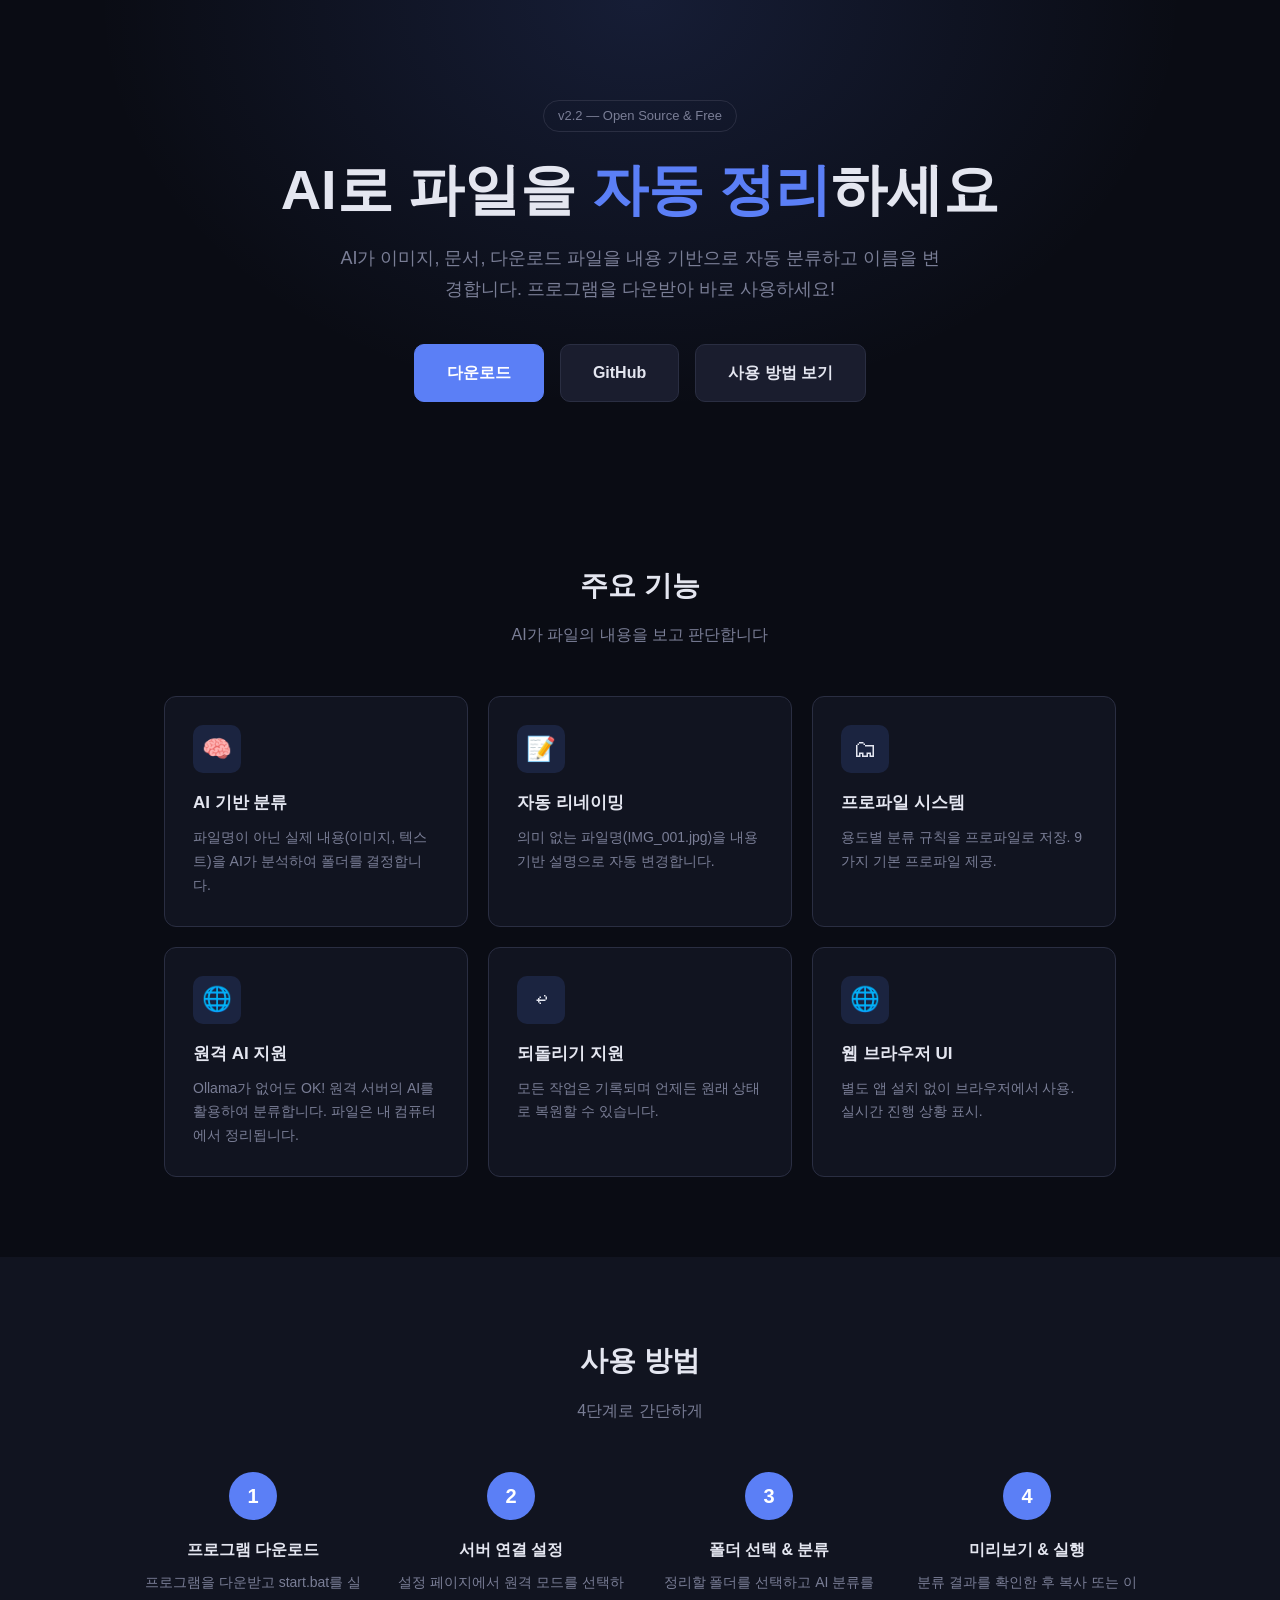
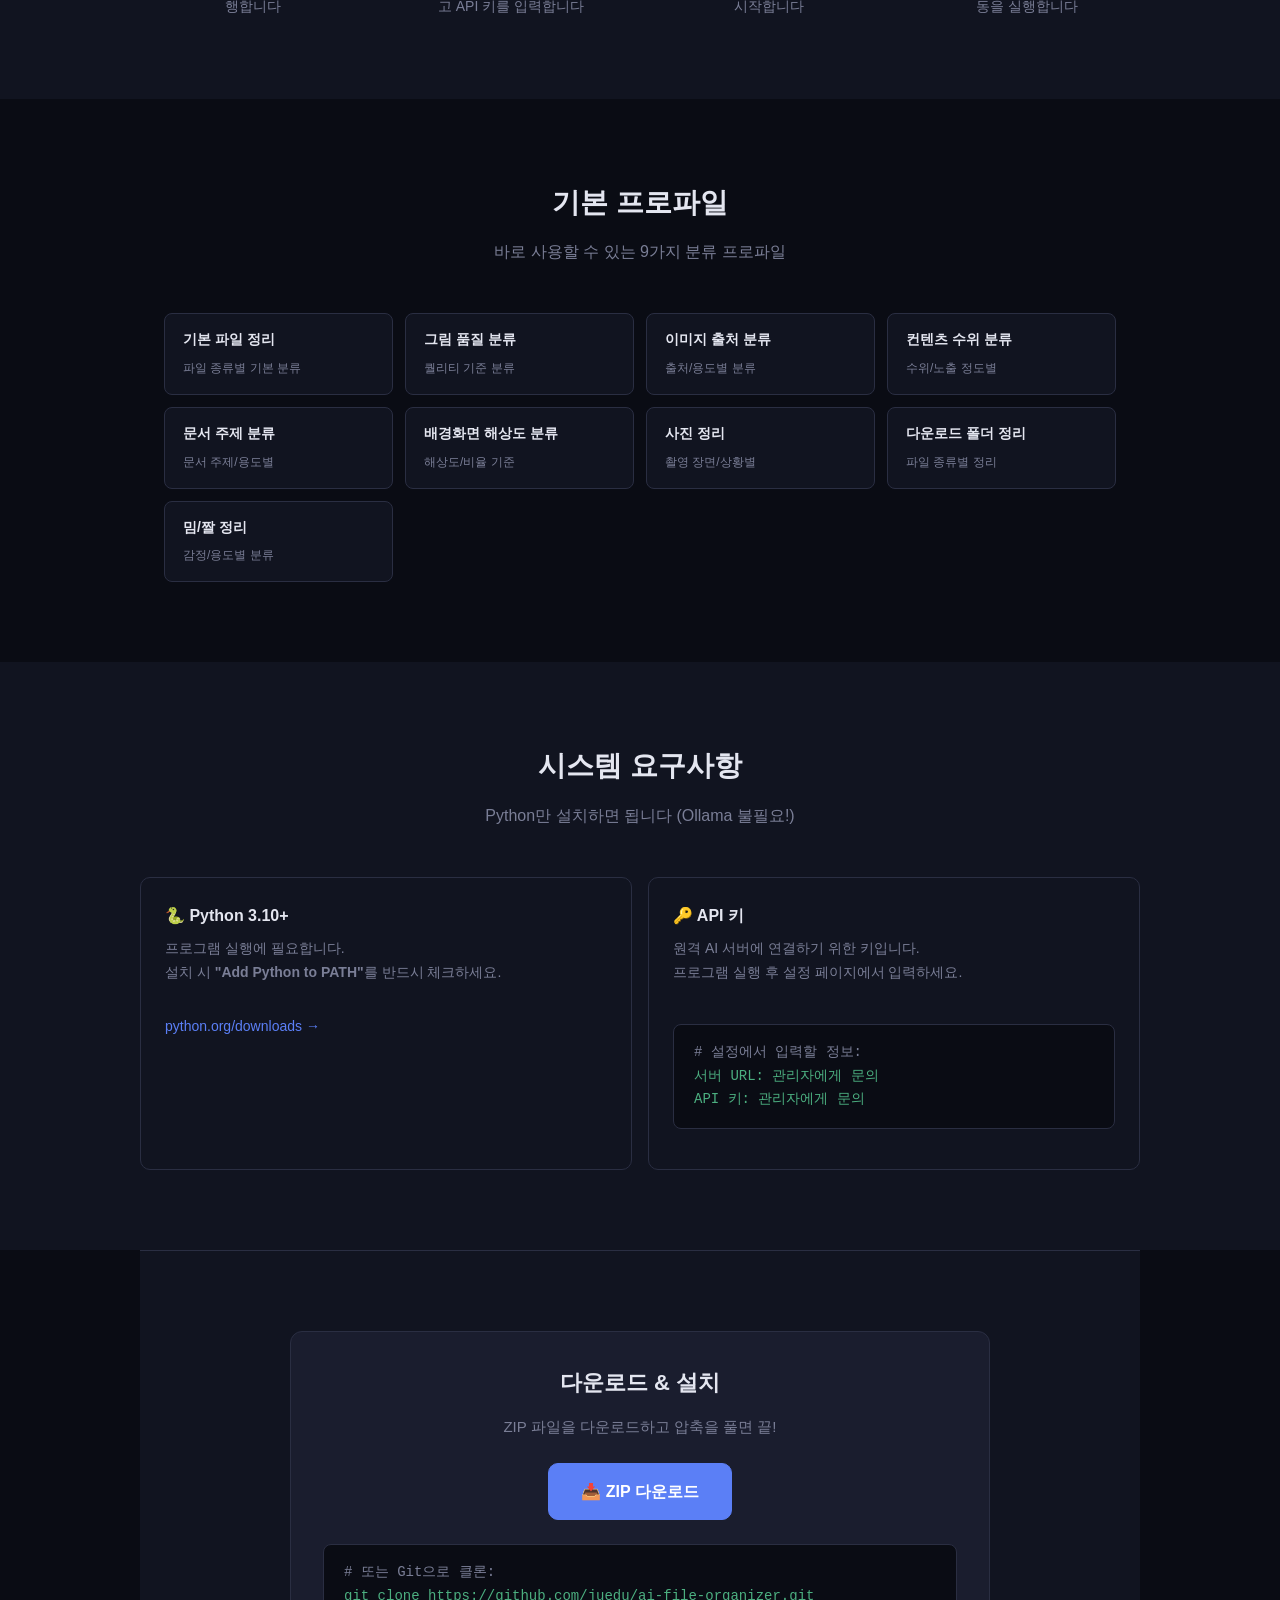
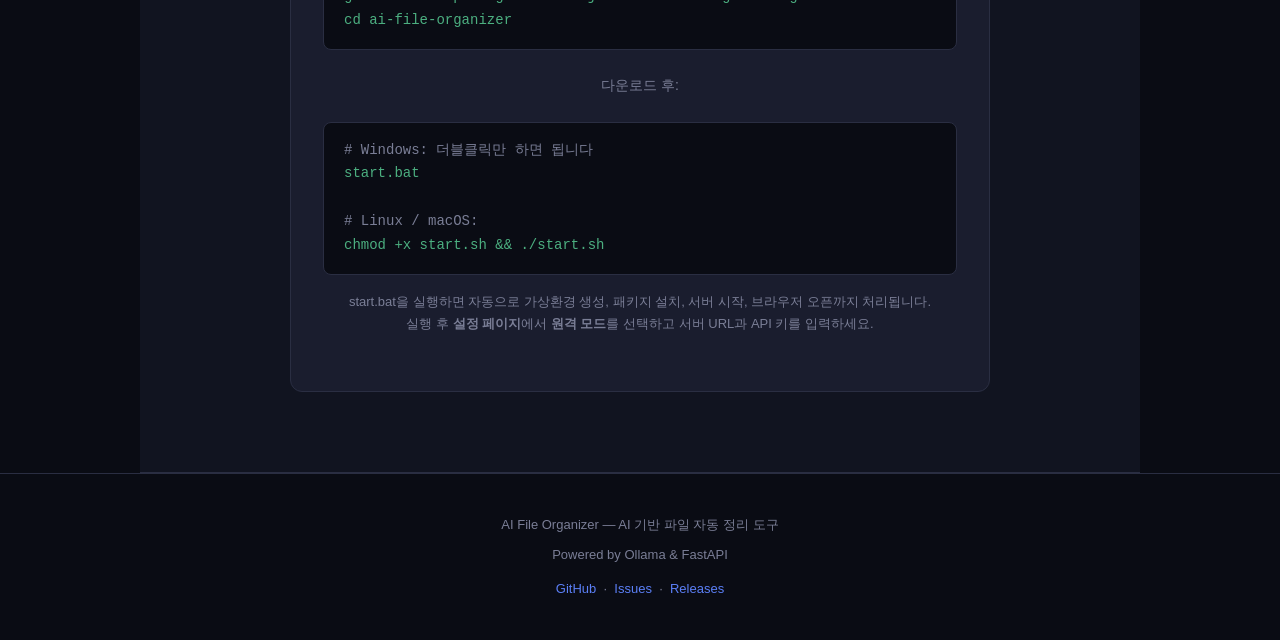
<file: site/index.html>
<!DOCTYPE html>
<html lang="ko">
<head>
    <meta charset="UTF-8">
    <meta name="viewport" content="width=device-width, initial-scale=1.0">
    <title>AI File Organizer - AI로 파일을 자동 정리하세요</title>
    <style>
        *, *::before, *::after { box-sizing: border-box; margin: 0; padding: 0; }
        :root {
            --bg: #0a0c14;
            --bg2: #111420;
            --bg3: #1a1d2e;
            --border: #2a2e42;
            --text: #e4e6f0;
            --dim: #7a7e96;
            --primary: #5b7ff6;
            --primary-glow: rgba(91, 127, 246, 0.15);
            --accent: #4caf80;
            --font: 'Segoe UI', -apple-system, BlinkMacSystemFont, sans-serif;
        }
        body { font-family: var(--font); background: var(--bg); color: var(--text); line-height: 1.7; }
        a { color: var(--primary); text-decoration: none; }
        a:hover { text-decoration: underline; }

        /* ── Hero ── */
        .hero {
            text-align: center;
            padding: 100px 24px 80px;
            background: radial-gradient(ellipse at 50% 0%, var(--primary-glow) 0%, transparent 60%);
        }
        .hero-badge {
            display: inline-block;
            padding: 4px 14px;
            border: 1px solid var(--border);
            border-radius: 20px;
            font-size: 13px;
            color: var(--dim);
            margin-bottom: 24px;
        }
        .hero h1 {
            font-size: clamp(32px, 5vw, 56px);
            font-weight: 800;
            line-height: 1.2;
            margin-bottom: 20px;
        }
        .hero h1 span { color: var(--primary); }
        .hero p {
            font-size: 18px;
            color: var(--dim);
            max-width: 600px;
            margin: 0 auto 40px;
        }
        .hero-btns {
            display: flex;
            gap: 16px;
            justify-content: center;
            flex-wrap: wrap;
        }
        .btn {
            display: inline-flex;
            align-items: center;
            gap: 8px;
            padding: 14px 32px;
            border-radius: 10px;
            font-size: 16px;
            font-weight: 600;
            cursor: pointer;
            border: 1px solid var(--border);
            transition: all 0.2s;
        }
        .btn-primary {
            background: var(--primary);
            color: #fff;
            border-color: var(--primary);
        }
        .btn-primary:hover { background: #4a6de5; text-decoration: none; }
        .btn-secondary {
            background: var(--bg3);
            color: var(--text);
        }
        .btn-secondary:hover { border-color: var(--primary); text-decoration: none; }

        /* ── Features ── */
        .section {
            max-width: 1000px;
            margin: 0 auto;
            padding: 80px 24px;
        }
        .section-title {
            text-align: center;
            font-size: 28px;
            font-weight: 700;
            margin-bottom: 12px;
        }
        .section-sub {
            text-align: center;
            color: var(--dim);
            margin-bottom: 48px;
            font-size: 16px;
        }
        .features {
            display: grid;
            grid-template-columns: repeat(auto-fit, minmax(280px, 1fr));
            gap: 20px;
        }
        .feature-card {
            background: var(--bg2);
            border: 1px solid var(--border);
            border-radius: 12px;
            padding: 28px;
            transition: border-color 0.2s;
        }
        .feature-card:hover { border-color: var(--primary); }
        .feature-icon {
            width: 48px;
            height: 48px;
            border-radius: 10px;
            background: var(--primary-glow);
            display: flex;
            align-items: center;
            justify-content: center;
            font-size: 24px;
            margin-bottom: 16px;
        }
        .feature-card h3 { font-size: 17px; margin-bottom: 8px; }
        .feature-card p { font-size: 14px; color: var(--dim); }

        /* ── How It Works ── */
        .steps {
            display: grid;
            grid-template-columns: repeat(auto-fit, minmax(200px, 1fr));
            gap: 32px;
            counter-reset: step;
        }
        .step {
            text-align: center;
            position: relative;
        }
        .step::before {
            counter-increment: step;
            content: counter(step);
            display: flex;
            width: 48px;
            height: 48px;
            border-radius: 50%;
            background: var(--primary);
            color: #fff;
            font-size: 20px;
            font-weight: 700;
            align-items: center;
            justify-content: center;
            margin: 0 auto 16px;
        }
        .step h3 { font-size: 16px; margin-bottom: 8px; }
        .step p { font-size: 14px; color: var(--dim); }

        /* ── Requirements ── */
        .req-grid {
            display: grid;
            grid-template-columns: repeat(auto-fit, minmax(260px, 1fr));
            gap: 16px;
        }
        .req-card {
            background: var(--bg2);
            border: 1px solid var(--border);
            border-radius: 10px;
            padding: 24px;
        }
        .req-card h3 {
            font-size: 16px;
            margin-bottom: 8px;
            display: flex;
            align-items: center;
            gap: 8px;
        }
        .req-card p { font-size: 14px; color: var(--dim); }
        .req-card a { font-size: 14px; }

        /* ── Download Section ── */
        .download-section {
            background: var(--bg2);
            border-top: 1px solid var(--border);
            border-bottom: 1px solid var(--border);
        }
        .download-box {
            background: var(--bg3);
            border: 1px solid var(--border);
            border-radius: 12px;
            padding: 32px;
            text-align: center;
            max-width: 700px;
            margin: 0 auto;
        }
        .download-box h3 {
            font-size: 22px;
            margin-bottom: 12px;
        }
        .download-box p {
            color: var(--dim);
            margin-bottom: 24px;
            font-size: 15px;
        }
        .code-block {
            background: var(--bg);
            border: 1px solid var(--border);
            border-radius: 8px;
            padding: 16px 20px;
            font-family: 'Consolas', 'Monaco', monospace;
            font-size: 14px;
            text-align: left;
            overflow-x: auto;
            margin: 16px 0;
            color: var(--accent);
        }
        .code-block .comment { color: var(--dim); }

        /* ── Profiles ── */
        .profile-list {
            display: grid;
            grid-template-columns: repeat(auto-fill, minmax(200px, 1fr));
            gap: 12px;
        }
        .profile-tag {
            background: var(--bg2);
            border: 1px solid var(--border);
            border-radius: 8px;
            padding: 14px 18px;
            font-size: 14px;
        }
        .profile-tag strong { display: block; margin-bottom: 4px; }
        .profile-tag span { font-size: 12px; color: var(--dim); }

        /* ── Footer ── */
        .footer {
            text-align: center;
            padding: 40px 24px;
            color: var(--dim);
            font-size: 13px;
            border-top: 1px solid var(--border);
        }

        /* ── Responsive ── */
        @media (max-width: 640px) {
            .hero { padding: 60px 16px 50px; }
            .section { padding: 50px 16px; }
            .hero-btns { flex-direction: column; align-items: center; }
        }
    </style>
</head>
<body>

    <!-- Hero -->
    <section class="hero">
        <div class="hero-badge">v2.2 &mdash; Open Source &amp; Free</div>
        <h1>AI로 파일을 <span>자동 정리</span>하세요</h1>
        <p>
            AI가 이미지, 문서, 다운로드 파일을
            내용 기반으로 자동 분류하고 이름을 변경합니다.
            프로그램을 다운받아 바로 사용하세요!
        </p>
        <div class="hero-btns">
            <a href="#download" class="btn btn-primary">다운로드</a>
            <a href="https://github.com/juedu/ai-file-organizer" target="_blank" class="btn btn-secondary">GitHub</a>
            <a href="#how" class="btn btn-secondary">사용 방법 보기</a>
        </div>
    </section>

    <!-- Features -->
    <section class="section">
        <h2 class="section-title">주요 기능</h2>
        <p class="section-sub">AI가 파일의 내용을 보고 판단합니다</p>
        <div class="features">
            <div class="feature-card">
                <div class="feature-icon">&#x1F9E0;</div>
                <h3>AI 기반 분류</h3>
                <p>파일명이 아닌 실제 내용(이미지, 텍스트)을 AI가 분석하여 폴더를 결정합니다.</p>
            </div>
            <div class="feature-card">
                <div class="feature-icon">&#x1F4DD;</div>
                <h3>자동 리네이밍</h3>
                <p>의미 없는 파일명(IMG_001.jpg)을 내용 기반 설명으로 자동 변경합니다.</p>
            </div>
            <div class="feature-card">
                <div class="feature-icon">&#x1F5C2;</div>
                <h3>프로파일 시스템</h3>
                <p>용도별 분류 규칙을 프로파일로 저장. 9가지 기본 프로파일 제공.</p>
            </div>
            <div class="feature-card">
                <div class="feature-icon">&#x1F310;</div>
                <h3>원격 AI 지원</h3>
                <p>Ollama가 없어도 OK! 원격 서버의 AI를 활용하여 분류합니다. 파일은 내 컴퓨터에서 정리됩니다.</p>
            </div>
            <div class="feature-card">
                <div class="feature-icon">&#x21A9;</div>
                <h3>되돌리기 지원</h3>
                <p>모든 작업은 기록되며 언제든 원래 상태로 복원할 수 있습니다.</p>
            </div>
            <div class="feature-card">
                <div class="feature-icon">&#x1F310;</div>
                <h3>웹 브라우저 UI</h3>
                <p>별도 앱 설치 없이 브라우저에서 사용. 실시간 진행 상황 표시.</p>
            </div>
        </div>
    </section>

    <!-- How It Works -->
    <section class="section" id="how" style="background: var(--bg2); border-radius: 0; max-width: 100%; margin: 0;">
        <div style="max-width: 1000px; margin: 0 auto;">
            <h2 class="section-title">사용 방법</h2>
            <p class="section-sub">4단계로 간단하게</p>
            <div class="steps">
                <div class="step">
                    <h3>프로그램 다운로드</h3>
                    <p>프로그램을 다운받고 start.bat를 실행합니다</p>
                </div>
                <div class="step">
                    <h3>서버 연결 설정</h3>
                    <p>설정 페이지에서 원격 모드를 선택하고 API 키를 입력합니다</p>
                </div>
                <div class="step">
                    <h3>폴더 선택 &amp; 분류</h3>
                    <p>정리할 폴더를 선택하고 AI 분류를 시작합니다</p>
                </div>
                <div class="step">
                    <h3>미리보기 &amp; 실행</h3>
                    <p>분류 결과를 확인한 후 복사 또는 이동을 실행합니다</p>
                </div>
            </div>
        </div>
    </section>

    <!-- Built-in Profiles -->
    <section class="section">
        <h2 class="section-title">기본 프로파일</h2>
        <p class="section-sub">바로 사용할 수 있는 9가지 분류 프로파일</p>
        <div class="profile-list">
            <div class="profile-tag"><strong>기본 파일 정리</strong><span>파일 종류별 기본 분류</span></div>
            <div class="profile-tag"><strong>그림 품질 분류</strong><span>퀄리티 기준 분류</span></div>
            <div class="profile-tag"><strong>이미지 출처 분류</strong><span>출처/용도별 분류</span></div>
            <div class="profile-tag"><strong>컨텐츠 수위 분류</strong><span>수위/노출 정도별</span></div>
            <div class="profile-tag"><strong>문서 주제 분류</strong><span>문서 주제/용도별</span></div>
            <div class="profile-tag"><strong>배경화면 해상도 분류</strong><span>해상도/비율 기준</span></div>
            <div class="profile-tag"><strong>사진 정리</strong><span>촬영 장면/상황별</span></div>
            <div class="profile-tag"><strong>다운로드 폴더 정리</strong><span>파일 종류별 정리</span></div>
            <div class="profile-tag"><strong>밈/짤 정리</strong><span>감정/용도별 분류</span></div>
        </div>
    </section>

    <!-- Requirements -->
    <section class="section" style="background: var(--bg2); max-width: 100%; margin: 0;">
        <div style="max-width: 1000px; margin: 0 auto;">
            <h2 class="section-title">시스템 요구사항</h2>
            <p class="section-sub">Python만 설치하면 됩니다 (Ollama 불필요!)</p>
            <div class="req-grid">
                <div class="req-card">
                    <h3>&#x1F40D; Python 3.10+</h3>
                    <p>프로그램 실행에 필요합니다.<br>설치 시 <strong>"Add Python to PATH"</strong>를 반드시 체크하세요.</p>
                    <br>
                    <a href="https://www.python.org/downloads/" target="_blank">python.org/downloads &rarr;</a>
                </div>
                <div class="req-card">
                    <h3>&#x1F511; API 키</h3>
                    <p>원격 AI 서버에 연결하기 위한 키입니다.<br>프로그램 실행 후 설정 페이지에서 입력하세요.</p>
                    <br>
                    <div class="code-block" style="margin-top: 12px;">
                        <span class="comment"># 설정에서 입력할 정보:</span><br>
                        서버 URL: 관리자에게 문의<br>
                        API 키: 관리자에게 문의
                    </div>
                </div>
            </div>
        </div>
    </section>

    <!-- Download -->
    <section class="section download-section" id="download">
        <div class="download-box">
            <h3>다운로드 &amp; 설치</h3>
            <p>ZIP 파일을 다운로드하고 압축을 풀면 끝!</p>

            <a href="https://github.com/juedu/ai-file-organizer/archive/refs/heads/main.zip" class="btn btn-primary" id="dlBtn">
                &#x1F4E5; ZIP 다운로드
            </a>

            <div class="code-block" style="margin-top: 24px;">
                <span class="comment"># 또는 Git으로 클론:</span><br>
                git clone https://github.com/juedu/ai-file-organizer.git<br>
                cd ai-file-organizer
            </div>

            <p style="margin-top: 24px; font-size: 14px;">다운로드 후:</p>
            <div class="code-block">
                <span class="comment"># Windows: 더블클릭만 하면 됩니다</span><br>
                start.bat<br><br>
                <span class="comment"># Linux / macOS:</span><br>
                chmod +x start.sh &amp;&amp; ./start.sh
            </div>
            <p style="font-size: 13px; color: var(--dim); margin-top: 16px;">
                start.bat을 실행하면 자동으로 가상환경 생성, 패키지 설치, 서버 시작, 브라우저 오픈까지 처리됩니다.<br>
                실행 후 <strong>설정 페이지</strong>에서 <strong>원격 모드</strong>를 선택하고 서버 URL과 API 키를 입력하세요.
            </p>
        </div>
    </section>

    <!-- Footer -->
    <footer class="footer">
        <p>AI File Organizer &mdash; AI 기반 파일 자동 정리 도구</p>
        <p style="margin-top: 8px;">Powered by Ollama &amp; FastAPI</p>
        <p style="margin-top: 12px;">
            <a href="https://github.com/juedu/ai-file-organizer" target="_blank">GitHub</a>
            &nbsp;&middot;&nbsp;
            <a href="https://github.com/juedu/ai-file-organizer/issues" target="_blank">Issues</a>
            &nbsp;&middot;&nbsp;
            <a href="https://github.com/juedu/ai-file-organizer/releases" target="_blank">Releases</a>
        </p>
    </footer>

</body>
</html>
</file>
